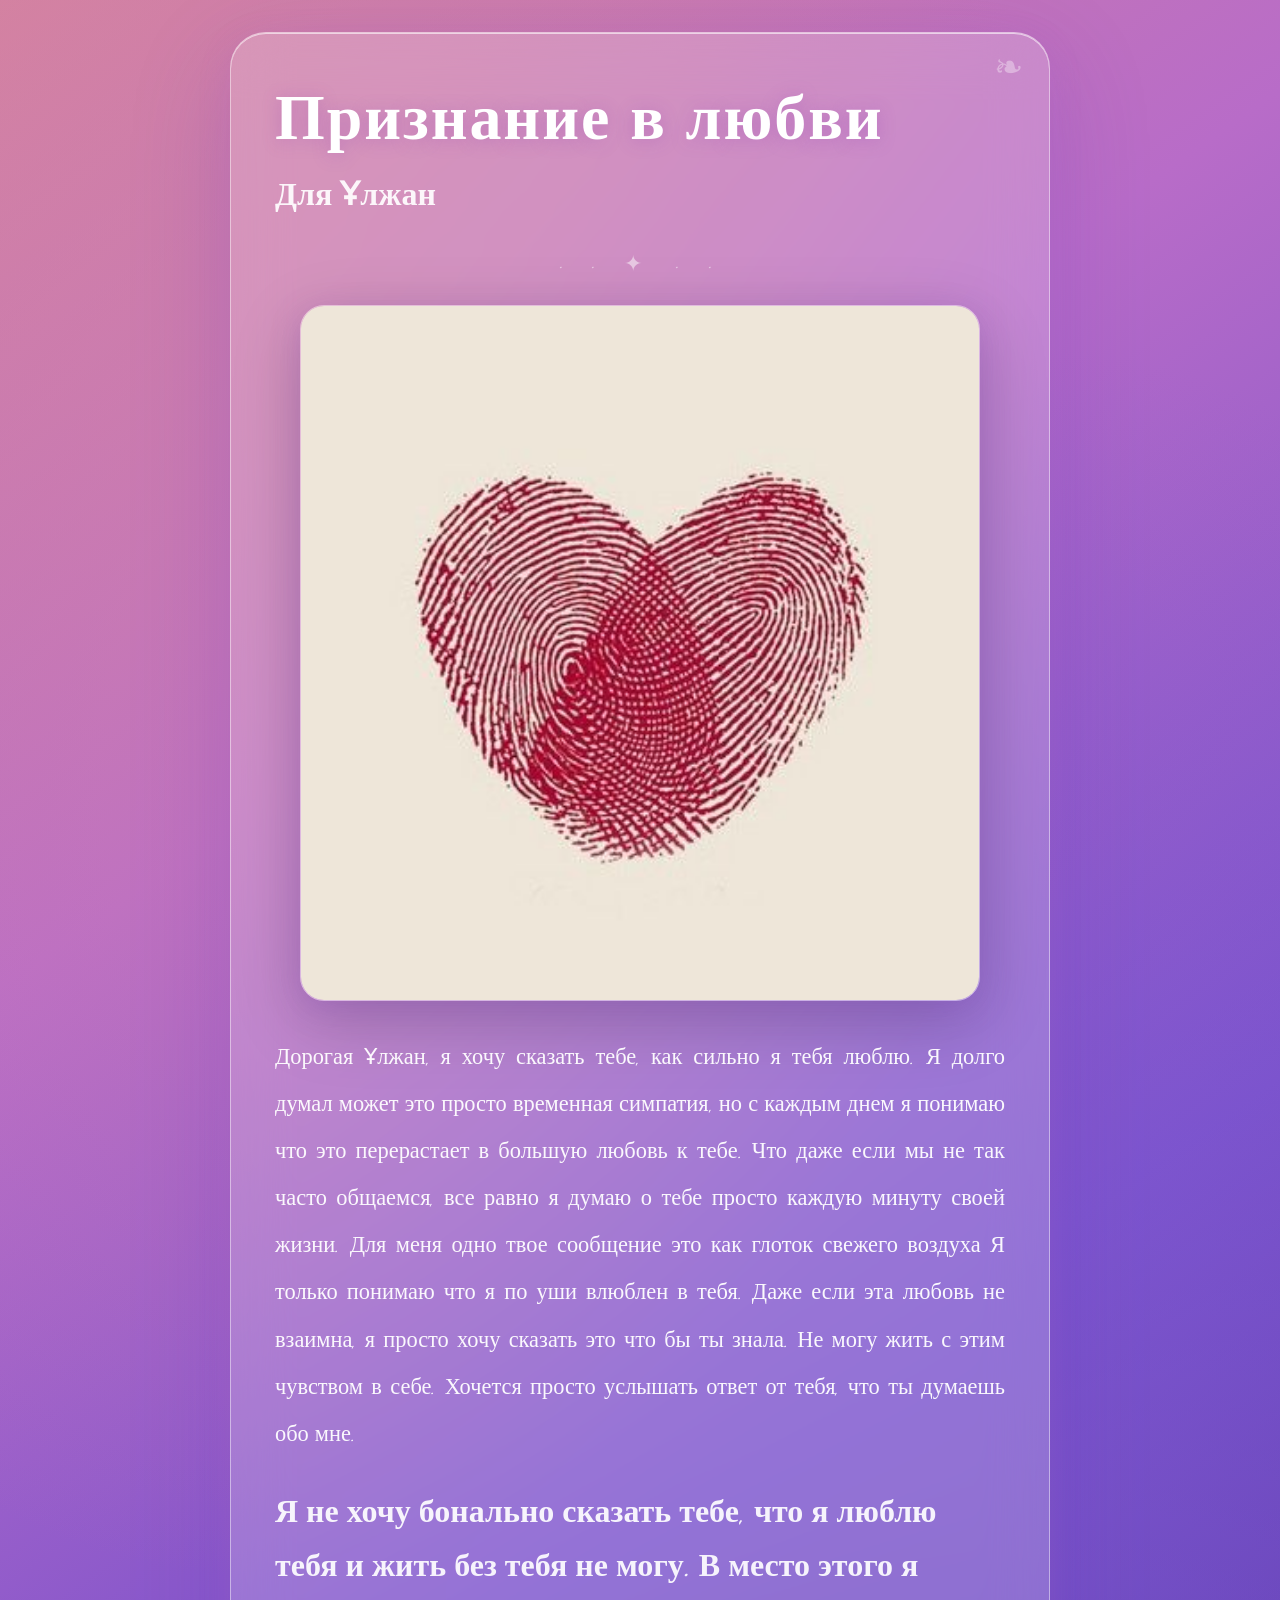
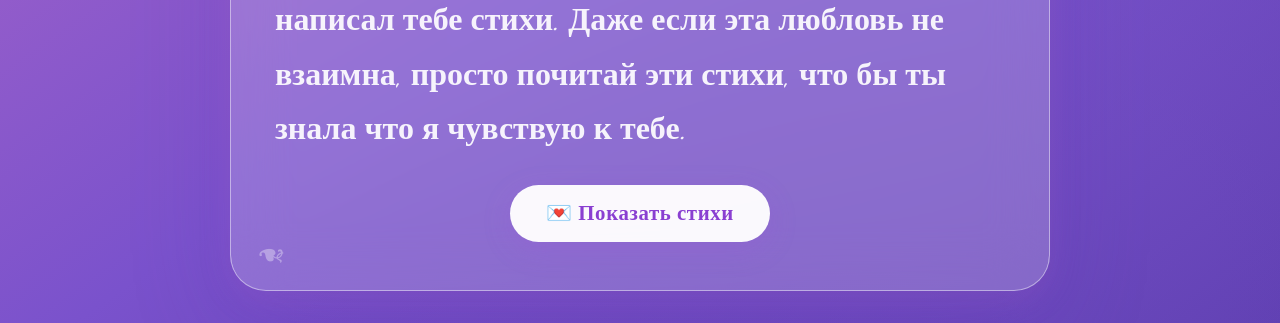
<file: index.html>
<!DOCTYPE html>
<html lang="ru">
<head>
    <meta charset="UTF-8">
    <meta name="viewport" content="width=device-width, initial-scale=1.0">
    <title>love letter❤️</title>
    <link rel="stylesheet" href="styles.css">
</head>
<body>
    <div class="petals-bg">
        <span class="petal">🌸</span>
        <span class="petal">🌺</span>
        <span class="petal">🌸</span>
        <span class="petal">🌷</span>
        <span class="petal">🌸</span>
        <span class="petal">🌺</span>
        <span class="petal">🌸</span>
        <span class="petal">🌷</span>
        <span class="petal">🌸</span>
        <span class="petal">🌺</span>
        <span class="petal">🌸</span>
        <span class="petal">🌷</span>
    </div>
    <div class="page">
        <h1>Признание в любви</h1>
        <h2>Для Ұлжан</h2>
        <div class="divider">· · ✦ · ·</div>
        <div class="hero-img">
            <img src="love.jpg" alt="Romantic love illustration">
        </div>
        <p>
            Дорогая Ұлжан, я хочу сказать тебе, как сильно я тебя люблю.
            Я долго думал может это просто временная симпатия, но с каждым днем я понимаю что это перерастает в большую любовь к тебе. Что даже если мы не так часто общаемся,
            все равно я думаю о тебе просто каждую минуту своей жизни. Для меня одно твое сообщение это как глоток свежего воздуха
            Я только понимаю что я по уши влюблен в тебя. Даже если эта любовь не взаимна, я просто хочу сказать это что бы ты знала.
            Не могу жить с этим чувством в себе. Хочется просто услышать ответ от тебя, что ты думаешь обо мне.
        </p>
        <h2>
            Я не хочу бонально сказать тебе, что я люблю тебя и жить без тебя не могу. В место этого я написал тебе стихи.
            Даже если эта любловь не взаимна, просто почитай эти стихи, что бы ты знала что я чувствую к тебе.
        </h2>
        <div class="button-wrap">
            <a class="button" href="stihi.html">💌 Показать стихи</a>
        </div>
    </div>
</body>
</html>
</file>
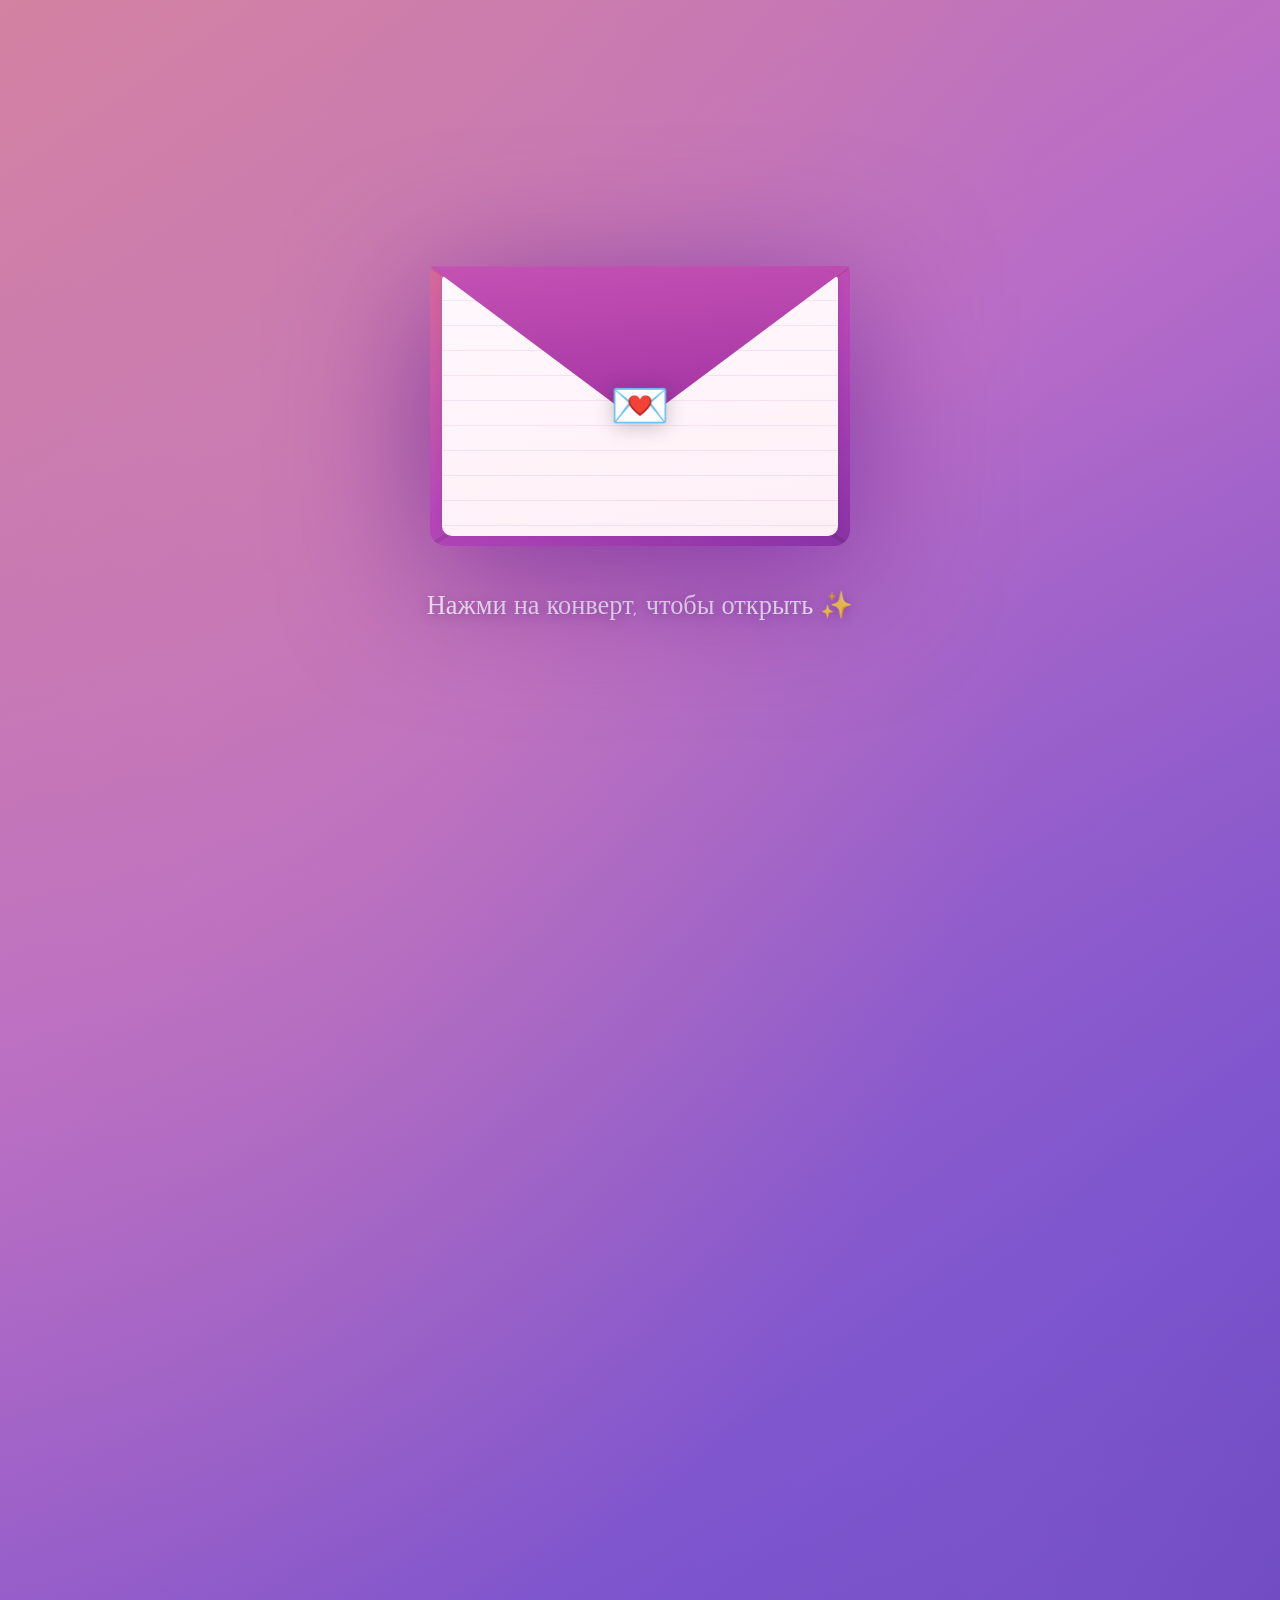
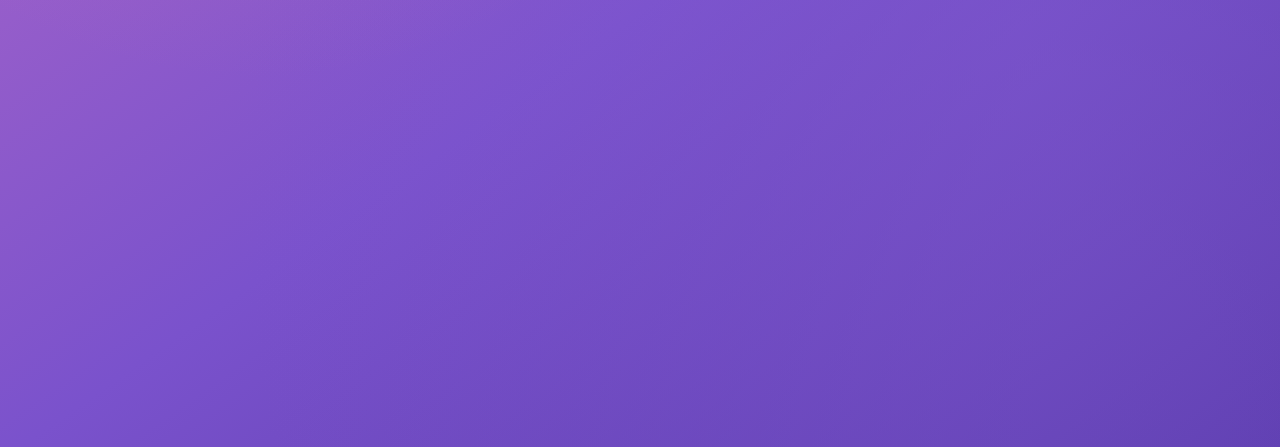
<file: stihi.html>
<!DOCTYPE html>
<html lang="ru">
<head>
    <meta charset="UTF-8">
    <meta name="viewport" content="width=device-width, initial-scale=1.0">
    <title>Любовные стихи</title>
    <link rel="stylesheet" href="styles.css">
    <style>
        /* =============================================
           ENVELOPE SCENE
        ============================================= */
        #envScene {
            position: fixed;
            inset: 0;
            display: flex;
            flex-direction: column;
            align-items: center;
            justify-content: center;
            gap: 32px;
            z-index: 20;
            transition: opacity 0.65s ease, transform 0.65s ease;
        }
        #envScene.exit {
            opacity: 0;
            transform: translateY(56px) scale(0.9);
            pointer-events: none;
        }

        /* --- Envelope wrapper --- */
        .envelope {
            position: relative;
            width: clamp(280px, 56vw, 420px);
            aspect-ratio: 3 / 2;
            cursor: pointer;
            filter: drop-shadow(0 28px 70px rgba(70, 0, 130, 0.5));
            transition: transform 0.3s ease, filter 0.3s ease;
            animation: envFloat 3.2s ease-in-out infinite;
        }
        .envelope:hover:not(.is-open) {
            animation: none;
            transform: translateY(-12px) scale(1.04);
            filter: drop-shadow(0 36px 80px rgba(70, 0, 150, 0.6));
        }
        .envelope.is-open {
            animation: none;
            cursor: default;
            pointer-events: none;
        }

        @keyframes envFloat {
            0%, 100% { transform: translateY(0)    scale(1); }
            50%       { transform: translateY(-9px) scale(1.015); }
        }

        /* --- Envelope body (the main rectangle) --- */
        .env-body {
            position: absolute;
            inset: 0;
            background: linear-gradient(155deg, #d6699a 0%, #b646b8 52%, #8832a6 100%);
            border-radius: 6px 6px 16px 16px;
            z-index: 1;
        }
        /* V-fold lines on the front face */
        .env-body::before,
        .env-body::after {
            content: '';
            position: absolute;
            inset: 0;
            border-radius: 6px 6px 16px 16px;
        }
        .env-body::before {
            background: linear-gradient(to bottom right,
                transparent 49.5%,
                rgba(0, 0, 0, 0.09) 49.5%,
                rgba(0, 0, 0, 0.09) 50.5%,
                transparent 50.5%
            );
        }
        .env-body::after {
            background: linear-gradient(to bottom left,
                transparent 49.5%,
                rgba(0, 0, 0, 0.09) 49.5%,
                rgba(0, 0, 0, 0.09) 50.5%,
                transparent 50.5%
            );
        }

        /* --- White letter inside --- */
        .env-letter {
            position: absolute;
            bottom: 10px;
            left: 12px;
            right: 12px;
            height: calc(100% - 20px);
            background: linear-gradient(170deg, #fff8fc 0%, #fff0f6 100%);
            border-radius: 4px 4px 10px 10px;
            z-index: 2;
            transform: translateY(0);
            transition: transform 1.0s cubic-bezier(0.4, 0, 0.2, 1) 0.55s;
            box-shadow: 0 -2px 8px rgba(0,0,0,0.08);
            overflow: hidden;
        }
        /* Ruled lines on paper */
        .env-letter::after {
            content: '';
            position: absolute;
            inset: 0;
            background: repeating-linear-gradient(
                transparent,
                transparent 24px,
                rgba(180, 100, 180, 0.13) 24px,
                rgba(180, 100, 180, 0.13) 25px
            );
        }
        .envelope.is-open .env-letter {
            transform: translateY(-84%);
        }

        /* --- Flap (triangle, rotates open) --- */
        .env-flap {
            position: absolute;
            top: 0; left: 0;
            width: 100%;
            height: 56%;
            z-index: 4;
            transform-origin: top center;
            transition: transform 0.85s cubic-bezier(0.4, 0, 0.2, 1);
        }
        /* Front face of flap */
        .env-flap::before {
            content: '';
            position: absolute;
            inset: 0;
            background: linear-gradient(175deg, #c452b4 0%, #a030a2 100%);
            clip-path: polygon(0 0, 100% 0, 50% 100%);
        }
        /* Inner face of flap (lighter, visible when rotated back) */
        .env-flap::after {
            content: '';
            position: absolute;
            inset: 0;
            background: linear-gradient(175deg, #ebbce8 0%, #d898d4 100%);
            clip-path: polygon(0 0, 100% 0, 50% 100%);
            transform: scaleX(-1);
            opacity: 0;
            transition: opacity 0.1s ease 0.42s;
        }
        .envelope.is-open .env-flap {
            transform: perspective(900px) rotateX(-172deg);
        }
        .envelope.is-open .env-flap::after {
            opacity: 1;
        }

        /* --- Seal --- */
        .env-seal {
            position: absolute;
            top: 50%; left: 50%;
            transform: translate(-50%, -50%);
            font-size: clamp(2rem, 4.5vw, 3rem);
            z-index: 5;
            pointer-events: none;
            transition: opacity 0.3s ease 0.15s, transform 0.3s ease 0.15s;
            filter: drop-shadow(0 3px 10px rgba(0,0,0,0.22));
        }
        .envelope.is-open .env-seal {
            opacity: 0;
            transform: translate(-50%, -50%) scale(0) rotate(25deg);
        }

        /* --- Hint text --- */
        .env-hint {
            font-size: clamp(1.2rem, 2.5vw, 1.65rem);
            color: rgba(255, 255, 255, 0.88);
            margin: 0;
            text-shadow: 0 2px 12px rgba(80, 0, 120, 0.35);
            transition: opacity 0.3s ease;
            text-align: center;
        }
        .envelope.is-open ~ .env-hint {
            opacity: 0;
        }

        /* =============================================
           POEM CARD (hidden until envelope opens)
        ============================================= */
        #poemCard {
            opacity: 0;
            pointer-events: none;
            transform: scale(0.86) translateY(28px);
            transition: opacity 0.8s ease, transform 0.8s ease;
        }
        #poemCard.visible {
            opacity: 1;
            pointer-events: all;
            transform: scale(1) translateY(0);
        }

        /* Paper-style poem card */
        #poemCard .page {
            background: rgba(255, 248, 252, 0.22);
        }
    </style>
</head>
<body>

    <!-- Floating petals background -->
    <div class="petals-bg">
        <span class="petal">🌸</span>
        <span class="petal">🌺</span>
        <span class="petal">🌸</span>
        <span class="petal">🌷</span>
        <span class="petal">🌸</span>
        <span class="petal">🌺</span>
        <span class="petal">🌸</span>
        <span class="petal">🌷</span>
        <span class="petal">🌸</span>
        <span class="petal">🌺</span>
        <span class="petal">🌸</span>
        <span class="petal">🌷</span>
    </div>

    <!-- ── SCENE 1: Envelope ── -->
    <div id="envScene">
        <div class="envelope" id="envelope" onclick="openEnvelope()">
            <div class="env-body"></div>
            <div class="env-letter"></div>
            <div class="env-flap"></div>
            <div class="env-seal">💌</div>
        </div>
        <p class="env-hint">Нажми на конверт, чтобы открыть ✨</p>
    </div>

    <!-- ── SCENE 2: Poem card (revealed after animation) ── -->
    <div id="poemCard">
        <div class="page">
            <h1>Любовные стихи</h1>
            <div class="divider">· · ✦ · ·</div>
            <p class="poem">
Я смотрю на тебя и теряюсь.
Не в мыслях — в тебе.
В том, как твои глаза смотрят сквозь меня,
будто знают всё, что я прячу внутри.

Карие, тёплые, глубокие —
в них можно утонуть и не захотеть выплывать.

Твоя улыбка — это не просто красота.
Это удар прямо в грудь.
Тихий. Точный. Без предупреждения.

А голос.
Господи, твой голос.
Он остаётся во мне после каждого разговора,
крутится в голове, не отпускает,
как мелодия, которую невозможно забыть.

Ты не просто нравишься мне.
Ты — как первый глоток воздуха
после долгого времени под водой.

Я влюбился один раз.
И это, кажется, навсегда.

Не знаю, как ты это делаешь —
просто быть собой
и разрушать меня так красиво.
            </p>
            <div class="footer">
                <a class="back-link" href="index.html">← Вернуться назад</a>
            </div>
        </div>
    </div>

    <script>
        let opened = false;

        function openEnvelope() {
            if (opened) return;
            opened = true;

            const envelope  = document.getElementById('envelope');
            const envScene  = document.getElementById('envScene');
            const poemCard  = document.getElementById('poemCard');

            // Step 1: trigger flap open + letter rise (CSS transitions)
            envelope.classList.add('is-open');

            // Step 2: after letter has risen, fade envelope out and reveal poem
            setTimeout(() => {
                envScene.classList.add('exit');
                poemCard.classList.add('visible');
            }, 1550);
        }
    </script>
</body>
</html>
</file>
<file: styles.css>
@import url('https://fonts.googleapis.com/css2?family=Dancing+Script:wght@400;600;700&display=swap');

*, *::before, *::after {
    box-sizing: border-box;
}

body {
    margin: 0;
    min-height: 100vh;
    font-family: 'Dancing Script', 'Snell Roundhand', cursive;
    color: #fff;
    background:
        radial-gradient(ellipse at 20% 20%, rgba(210, 130, 170, 0.5) 0%, transparent 55%),
        radial-gradient(ellipse at 80% 80%, rgba(130, 90, 210, 0.5) 0%, transparent 55%),
        linear-gradient(145deg, #d4829e 0%, #b86cc8 35%, #7a52cc 70%, #5538a8 100%);
    display: flex;
    align-items: center;
    justify-content: center;
    padding: 32px 20px;
}

/* Floating petals container */
.petals-bg {
    position: fixed;
    inset: 0;
    pointer-events: none;
    overflow: hidden;
    z-index: 0;
}

.petal {
    position: absolute;
    top: -80px;
    font-size: 22px;
    animation: floatDown linear infinite;
    opacity: 0;
}

.petal:nth-child(1)  { left:  5%; font-size: 26px; animation-duration: 11s; animation-delay:  0s; }
.petal:nth-child(2)  { left: 15%; font-size: 18px; animation-duration: 14s; animation-delay:  2s; }
.petal:nth-child(3)  { left: 28%; font-size: 30px; animation-duration:  9s; animation-delay:  5s; }
.petal:nth-child(4)  { left: 40%; font-size: 16px; animation-duration: 16s; animation-delay:  1s; }
.petal:nth-child(5)  { left: 53%; font-size: 24px; animation-duration: 12s; animation-delay:  7s; }
.petal:nth-child(6)  { left: 63%; font-size: 20px; animation-duration: 10s; animation-delay:  3s; }
.petal:nth-child(7)  { left: 74%; font-size: 28px; animation-duration: 15s; animation-delay:  9s; }
.petal:nth-child(8)  { left: 83%; font-size: 16px; animation-duration: 13s; animation-delay:  0.5s; }
.petal:nth-child(9)  { left: 91%; font-size: 22px; animation-duration:  8s; animation-delay:  4s; }
.petal:nth-child(10) { left: 47%; font-size: 32px; animation-duration: 17s; animation-delay:  6s; }
.petal:nth-child(11) { left: 20%; font-size: 14px; animation-duration: 11s; animation-delay: 10s; }
.petal:nth-child(12) { left: 68%; font-size: 20px; animation-duration: 13s; animation-delay:  8s; }

@keyframes floatDown {
    0%   { transform: translateY(0)   rotate(0deg)   translateX(0);    opacity: 0; }
    8%   { opacity: 0.75; }
    50%  { transform: translateY(50vh)  rotate(180deg) translateX(30px); opacity: 0.6; }
    92%  { opacity: 0.5; }
    100% { transform: translateY(115vh) rotate(360deg) translateX(-20px); opacity: 0; }
}

/* Card */
.page {
    position: relative;
    z-index: 1;
    width: 100%;
    max-width: 820px;
    background: rgba(255, 255, 255, 0.18);
    border: 1px solid rgba(255, 255, 255, 0.45);
    border-radius: 36px;
    box-shadow:
        0 8px 32px rgba(180, 100, 200, 0.18),
        0 32px 100px rgba(100, 60, 180, 0.22),
        inset 0 1px 0 rgba(255, 255, 255, 0.6);
    backdrop-filter: blur(28px);
    -webkit-backdrop-filter: blur(28px);
    padding: 48px 44px;
    position: relative;
    overflow: hidden;
}

/* Decorative corner ornament */
.page::before {
    content: '❧';
    position: absolute;
    top: 18px;
    right: 26px;
    font-size: 2.2rem;
    color: rgba(255, 255, 255, 0.35);
    line-height: 1;
}

.page::after {
    content: '❧';
    position: absolute;
    bottom: 18px;
    left: 26px;
    font-size: 2.2rem;
    color: rgba(255, 255, 255, 0.35);
    transform: scaleX(-1) scaleY(-1);
    line-height: 1;
}

/* Typography */
h1 {
    margin: 0 0 10px;
    font-size: clamp(2.8rem, 5vw, 4.2rem);
    font-weight: 700;
    letter-spacing: 0.03em;
    line-height: 1.2;
    text-shadow: 0 2px 18px rgba(140, 60, 180, 0.3);
}

h2 {
    margin: 0 0 28px;
    font-size: clamp(1.5rem, 2.5vw, 2rem);
    font-weight: 600;
    line-height: 1.7;
    color: rgba(255, 255, 255, 0.92);
}

p {
    margin: 0 0 28px;
    font-size: clamp(1.15rem, 1.8vw, 1.4rem);
    line-height: 2.1;
    color: rgba(255, 255, 255, 0.95);
    text-align: justify;
}

/* Divider */
.divider {
    text-align: center;
    margin: 8px 0 28px;
    font-size: 1.4rem;
    color: rgba(255, 255, 255, 0.5);
    letter-spacing: 0.6em;
}

/* Hero image */
.hero-img {
    margin: 0 auto 32px;
    width: min(100%, 680px);
    border-radius: 24px;
    overflow: hidden;
    box-shadow:
        0 8px 30px rgba(140, 80, 200, 0.25),
        0 20px 70px rgba(0, 0, 0, 0.2);
    border: 1px solid rgba(255, 255, 255, 0.4);
}

.hero-img img {
    display: block;
    width: 100%;
    height: auto;
}

/* Button */
.button-wrap {
    text-align: center;
    margin-top: 12px;
}

.button {
    display: inline-flex;
    align-items: center;
    gap: 8px;
    padding: 16px 36px;
    color: #8a3fd1;
    text-decoration: none;
    background: rgba(255, 255, 255, 0.96);
    border-radius: 999px;
    font-family: 'Dancing Script', 'Snell Roundhand', cursive;
    font-size: 1.3rem;
    font-weight: 700;
    letter-spacing: 0.03em;
    box-shadow: 0 8px 28px rgba(160, 80, 220, 0.22);
    transition: transform 0.22s ease, box-shadow 0.22s ease, background 0.22s ease;
}

.button:hover {
    transform: translateY(-3px);
    box-shadow: 0 20px 48px rgba(140, 60, 200, 0.28);
    background: #fff;
}

.button:focus-visible {
    outline: 3px solid rgba(255, 255, 255, 0.85);
    outline-offset: 4px;
}

/* Back link */
.footer {
    margin-top: 36px;
    text-align: center;
}

.back-link {
    display: inline-flex;
    align-items: center;
    gap: 8px;
    padding: 14px 28px;
    background: rgba(255, 255, 255, 0.95);
    color: #7a40d8;
    border-radius: 999px;
    text-decoration: none;
    font-family: 'Dancing Script', 'Snell Roundhand', cursive;
    font-size: 1.25rem;
    font-weight: 700;
    box-shadow: 0 6px 24px rgba(140, 60, 200, 0.2);
    transition: transform 0.22s ease, box-shadow 0.22s ease;
}

.back-link:hover {
    transform: translateY(-2px);
    box-shadow: 0 16px 36px rgba(120, 50, 180, 0.26);
}

/* Poem text */
p.poem {
    text-align: left;
    white-space: pre-wrap;
    font-size: clamp(1.2rem, 2vw, 1.5rem);
    line-height: 2.3;
}

@media (max-width: 560px) {
    .page {
        padding: 32px 24px;
    }
}
</file>
